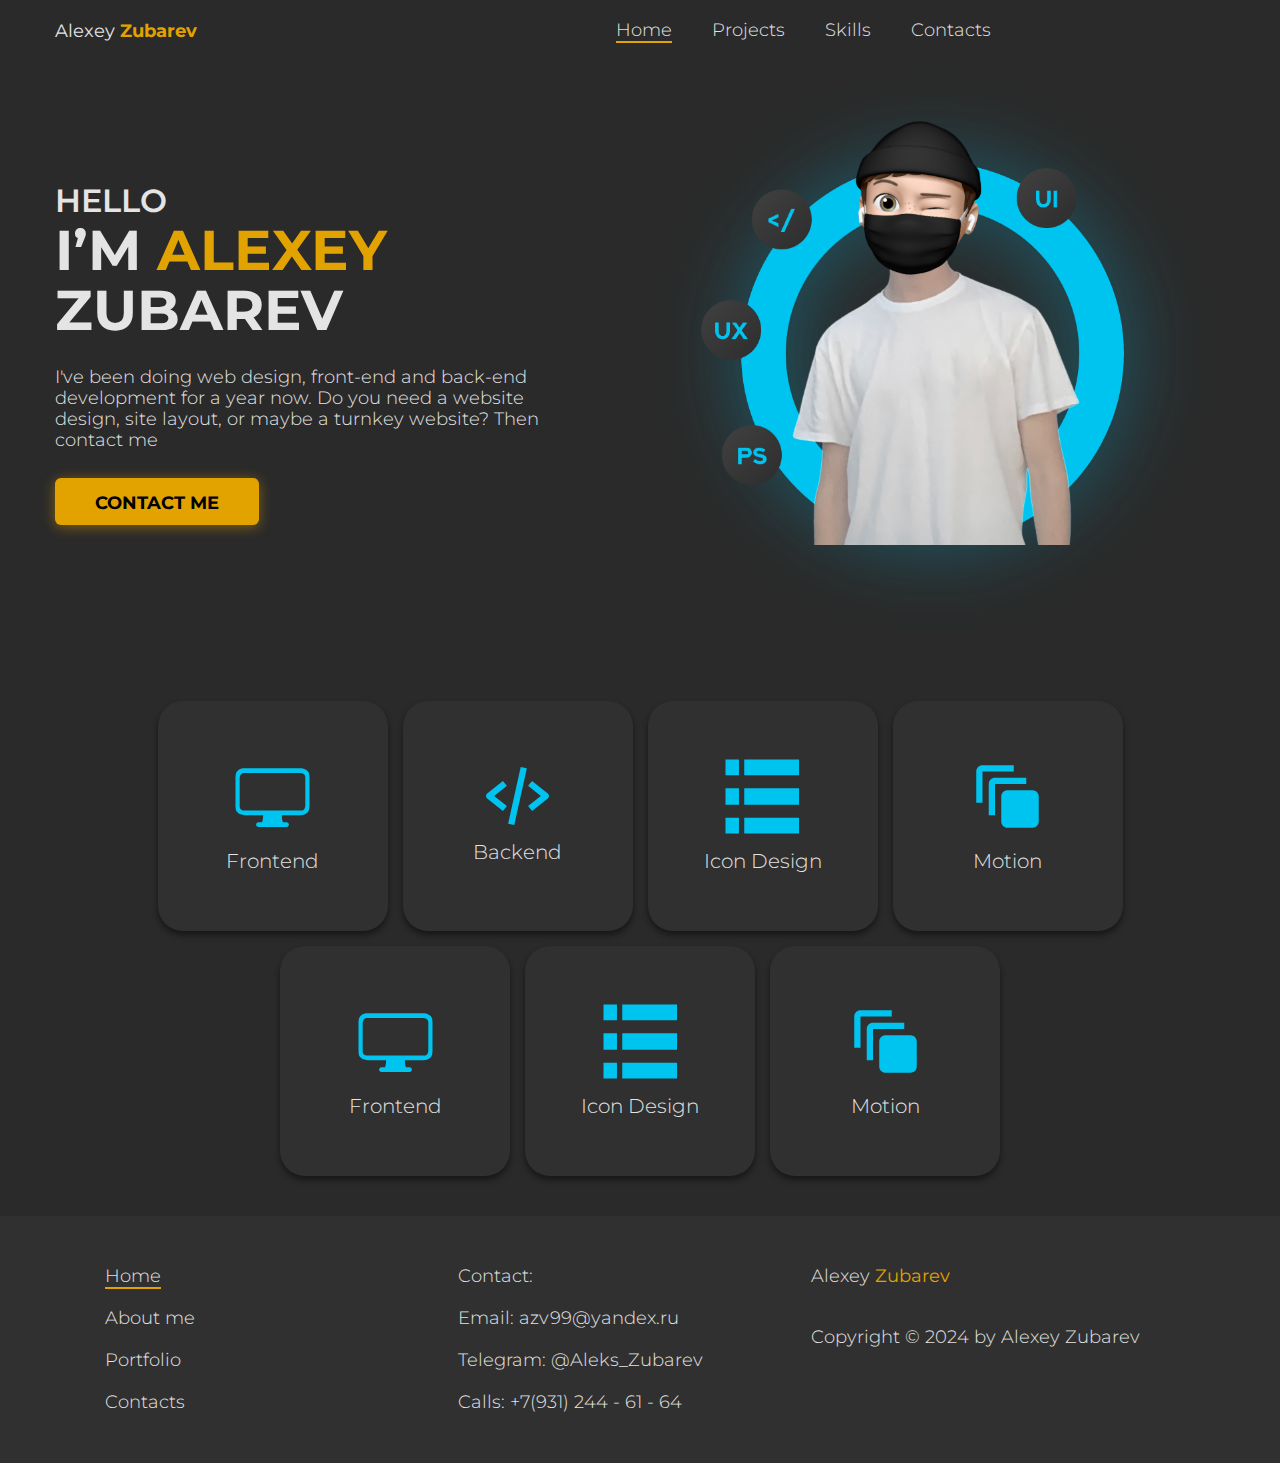
<file: index.html>
<!DOCTYPE html>
<html lang="en">

<head>
    <meta charset="UTF-8">
    <meta name="viewport" content="width=device-width, initial-scale=1.0">
    <title>Frontend/Backend developer Alexey Zubarev</title>
    <link rel="stylesheet" href="./css/main.css">
    <link rel="shortcut icon" href="./img/icons/Vector.png" />
</head>

<body>
    <nav class="nav">
        <div class="container">
            <div class="nav-row">
                <a href="#!" class="logo">Alexey <strong data-text="Zubarev">Zubarev</strong></a>
                <ul class="nav-list">
                    <li class="nav-list__item"><a href="#!" class="nav-list__link nav-list__link--active">Home</a></li>
                    <li class="nav-list__item"><a href="./pages/projects.html" class="nav-list__link">Projects</a></li>
                    <li class="nav-list__item"><a href="./pages/skills.html" class="nav-list__link">Skills</a></li>
                    <li class="nav-list__item"><a href="./pages/contacts.html" class="nav-list__link">Contacts</a></li>
                </ul>
            </div>
        </div>
    </nav>

    <header class="header">
        <div class="container">
            <div class="header-wraper">
                <div class="header__title">
                    <h1>HELLO <br class="header__title--br1"><strong> I’M <em> ALEXEY </em><br
                                class="header__title--br2"> ZUBAREV </strong></h1>
                    <div class="header__text">
                        <p>
                            I've been doing web design, front-end and back-end development for a year now.
                            Do you need a website design, site layout, or maybe a turnkey website? Then contact me
                        </p>
                    </div>
                    <a href="./pages/contacts.html" class="btn">CONTACT ME</a>
                </div>
                <div class="header__img">
                    <img src="./img/Gleb.png" class="me-img" alt="I m">
                </div>
            </div>

        </div>
    </header>
    <div class="skills">
        <div class="container">
            <div class="skills-list">
                <div class="skills-list__item"><img src="./img/icons/bi_display.svg" class="item__icon"
                        alt="Frontend">Frontend</div>
                <div class="skills-list__item"><img src="./img/icons/Vector.svg" class="item__icon"
                        alt="Backend">Backend</div>
                <div class="skills-list__item"><img src="./img/icons/fontisto_nav-icon-list.svg" class="item__icon"
                        alt="Icon Design">Icon Design</div>
                <div class="skills-list__item"><img src="./img/icons/ic_baseline-auto-awesome-motion.svg"
                        class="item__icon" alt="Motion">Motion</div>
                <div class="skills-list__item"><img src="./img/icons/bi_display.svg" class="item__icon"
                        alt="Frontend">Frontend</div>
                <div class="skills-list__item"><img src="./img/icons/fontisto_nav-icon-list.svg" class="item__icon"
                        alt="Icon Design">Icon Design</div>
                <div class="skills-list__item"><img src="./img/icons/ic_baseline-auto-awesome-motion.svg"
                        class="item__icon" alt="Motion">Motion</div>
            </div>
        </div>
    </div>
    <!-- <section class="about">
        <div class="about-wrapper">
            <img src="./img/Ellipse 6@1x.png" class="Ellipse6" alt="Ellipse 6">
            <img src="./img/Ellipse 7@1x.png" class="Ellipse7" alt="Ellipse 7">
            <img src="./img/Ellipse 8@1x.png" class="Ellipse8" alt="Ellipse 8">
            <div class="content">
                <div class="content-title">ABOUT ME</div>
                <div class="content-text">
                    <p>Hello again everyone! So, you already know that my name is Gleb. A little about myself: student,
                        18 y.o., athlete-football player, I love creativity since childhood, I live in Donetsk, Ukraine.
                        Why programming? Everything is elementary - I like it, the profession of the future, thanks to
                        which I can provide myself and fulfill my dream - travel, at the moment I specialize in web
                        design, front-end and back-end development, turnkey websites. Why should you choose me? I
                        approach each order with great responsibility and love, as I want to make a name for myself,
                        exclude plagiarism and negligence, fully study the project, the client and its target audience,
                        work for quality, trying to make an order as quickly and uniquely as possible, taking into
                        account all the edits and wishes.
                        By trusting me, you will get the maximum return for your project, save your nerves and time.
                        If you are interested in me , you want to know something more or use my services, then I will
                        provide all my contacts below.</p>
                </div>
            </div>
            <img src="./img/photo/photo1.png" class="img-about photo1" alt="photo1">
            <img src="./img/photo/photo2.png" class="img-about photo2" alt="photo2">
            <img src="./img/photo/photo3.png" class="img-about photo3" alt="photo3">

        </div>
    </section> -->
    <!-- <section class="portfolio" id="projects">
        <div class="container">
            <h2 class="title-1">PROJECTS</h2>
            <ul class="portfolio-list">
                <li class="porfolio-list__item">
                    <img src="./img/Mask Group.png" class="portfolio__img" alt="project">
                    <h3 class="title-3">Landing Ice-cream</h3>
                    <a href="./pages/project-page.html" class="portfolio-btn">MORE<img src="./img/icons/Vector 2.png" class="arrow__icon" alt="more__icon"></a>
                </li>
                <li class="porfolio-list__item">
                    <img src="./img/Mask Group.png" class="portfolio__img" alt="project">
                    <h3 class="title-3">Landing Ice-cream</h3>
                    <a href="./pages/project-page.html" class="portfolio-btn">MORE<img src="./img/icons/Vector 2.png" class="arrow__icon" alt="more__icon"></a>
                </li>
                <li class="porfolio-list__item">
                    <img src="./img/Mask Group.png" class="portfolio__img" alt="project">
                    <h3 class="title-3">Landing Ice-cream</h3>
                    <a href="./pages/project-page.html" class="portfolio-btn">MORE<img src="./img/icons/Vector 2.png" class="arrow__icon" alt="more__icon"></a>
                </li>
                <li class="porfolio-list__item">
                    <img src="./img/Mask Group.png" class="portfolio__img" alt="project">
                    <h3 class="title-3">Landing Ice-cream</h3>
                    <a href="./pages/project-page.html" class="portfolio-btn">MORE<img src="./img/icons/Vector 2.png" class="arrow__icon" alt="more__icon"></a>
                </li>
                <li class="porfolio-list__item">
                    <img src="./img/Mask Group.png" class="portfolio__img" alt="project">
                    <h3 class="title-3">Landing Ice-cream</h3>
                    <a href="./pages/project-page.html" class="portfolio-btn">MORE<img src="./img/icons/Vector 2.png" class="arrow__icon" alt="more__icon"></a>
                </li>
            </ul>
        </div>
    </section> -->

    <footer class="footer">
        <div class="container">
            <div class="footer-wraper">
                <div class="footer-nav">
                    <ul class="footer-nav-list">
                        <li class="footer-nav-list__item"><a href="#!"
                                class="footer-nav-list__link nav-list__link--active">Home</a></li>
                        <li class="footer-nav-list__item"><a href="#!" class="footer-nav-list__link">About me</a></li>
                        <li class="footer-nav-list__item"><a href="#!" class="footer-nav-list__link">Portfolio</a></li>
                        <li class="footer-nav-list__item"><a href="#!" class="footer-nav-list__link">Contacts</a></li>
                    </ul>
                </div>
                <div class="footer-contact">
                    <ul class="footer-contact-list" itemscope itemtype="https://schema.org/ContactPoint">
                        <li class="footer-contact-list__item">Contact:</li>
                        <li class="footer-contact-list__item"><a href="#!" class="footer-contact-list__link">Email:
                                <span itemprop="email">azv99@yandex.ru</span></a></li>
                        <li class="footer-contact-list__item"><a href="#!" class="footer-contact-list__link">Telegram:
                                @Aleks_Zubarev</a></li>
                        <li class="footer-contact-list__item"><a href="#!" class="footer-contact-list__link">Calls:
                                <span itemprop="telephone">+7(931) 244 - 61 - 64</span></a>
                        </li>
                    </ul>
                </div>
                <div class="footer-logo">
                    <a href="#!" class="footer-logo__link">Alexey <strong>Zubarev</strong></a>
                    <div class="copyright">Copyright &copy; 2024 by Alexey Zubarev</div>
                </div>
            </div>
        </div>
    </footer>
</body>

</html>
</file>
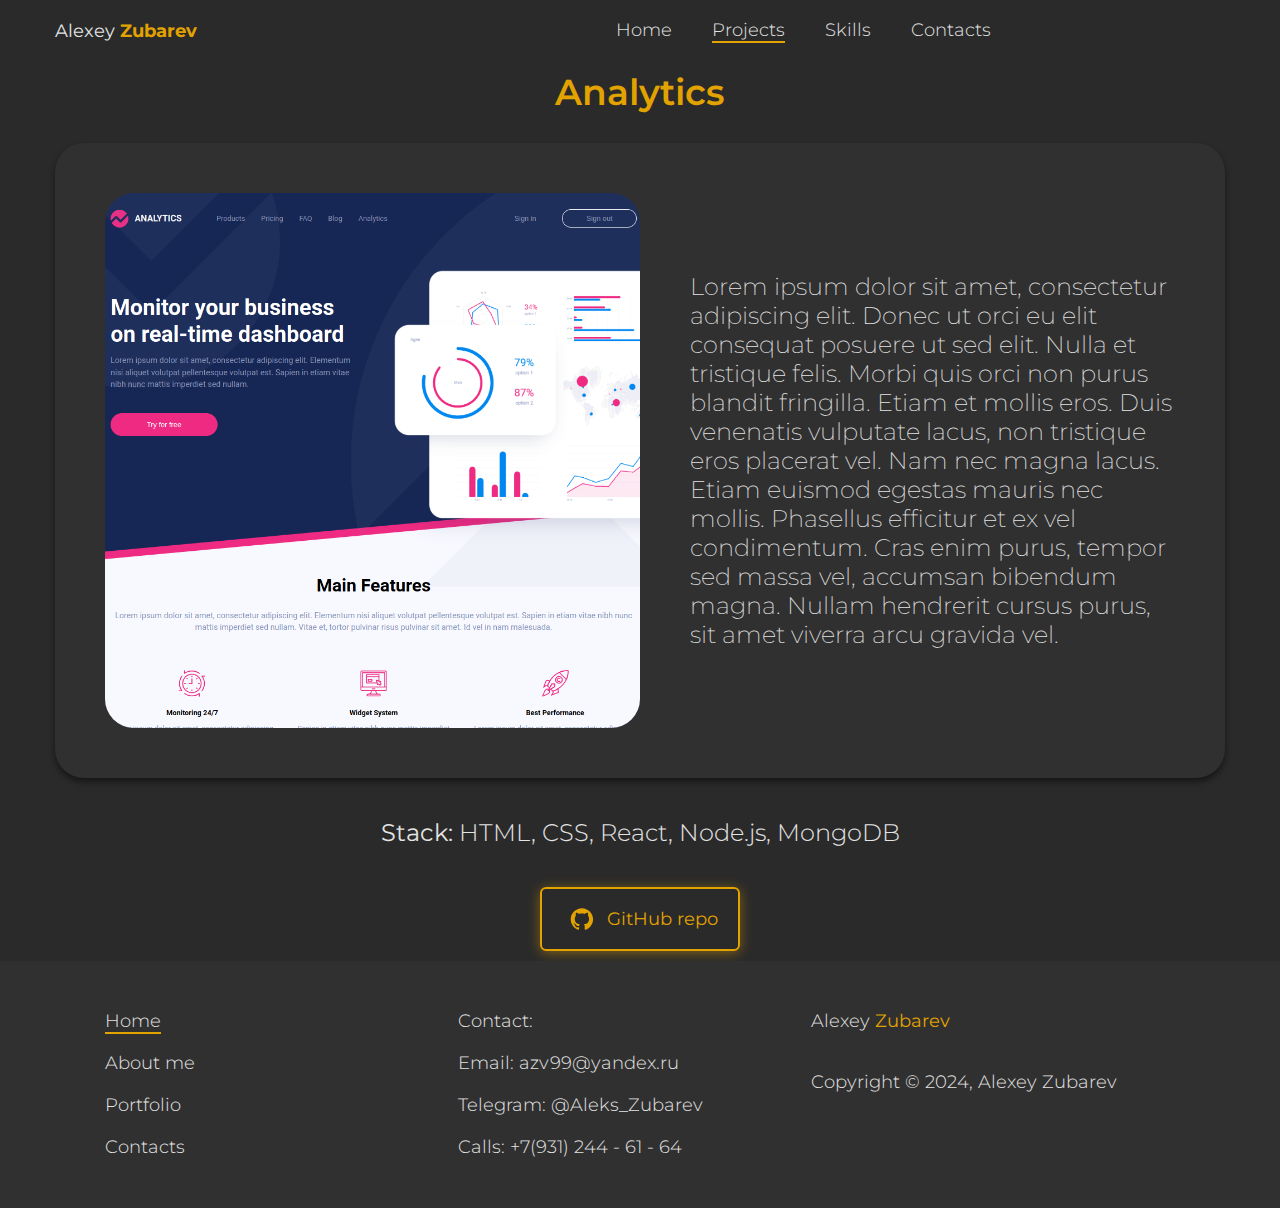
<file: pages/project-analytics.html>
<!DOCTYPE html>
<html lang="en">
  <head>
    <meta charset="UTF-8">
    <meta name="viewport" content="width=device-width, initial-scale=1.0">
    <title>Frontend/Backend developer Alexey Zubarev</title>
    <link rel="stylesheet" href="../css/main.css">
  </head>

  <body>
    <nav class="nav">
      <div class="container">
        <div class="nav-row">
          <a href="../index.html" class="logo">Alexey <strong>Zubarev</strong></a>
          <ul class="nav-list">
            <li class="nav-list__item"><a href="../index.html" class="nav-list__link">Home</a></li>
            <li class="nav-list__item">
              <a href="./projects.html" class="nav-list__link nav-list__link--active">Projects</a>
            </li>
            <li class="nav-list__item"><a href="./skills.html" class="nav-list__link">Skills</a></li>
            <li class="nav-list__item"><a href="./contacts.html" class="nav-list__link">Contacts</a></li>
          </ul>
        </div>
      </div>
    </nav>

    <main class="section">
      <div class="container">
        <div class="project-details">
          <h1 class="title-1">Analytics</h1>
          <div class="project-details__item">
            <img src="../img/analitics-project.png" class="project-details__img" alt="project">
            <div class="project-details__desc">
              <p>
                Lorem ipsum dolor sit amet, consectetur adipiscing elit. Donec ut orci eu elit consequat posuere ut sed
                elit. Nulla et tristique felis. Morbi quis orci non purus blandit fringilla. Etiam et mollis eros. Duis
                venenatis vulputate lacus, non tristique eros placerat vel. Nam nec magna lacus. Etiam euismod egestas
                mauris nec mollis. Phasellus efficitur et ex vel condimentum. Cras enim purus, tempor sed massa vel,
                accumsan bibendum magna. Nullam hendrerit cursus purus, sit amet viverra arcu gravida vel.
              </p>
            </div>
          </div>

          <div class="project-details__skills">
            <p><strong>Stack:</strong> HTML, CSS, React, Node.js, MongoDB</p>
          </div>
          <a href="https://alexzubareff.github.io/Analytics/" target="_blank" class="outline-btn">
            <!-- <a href="https://alexzubareff.github.io/MyPortfolio/" target="_blank" class="outline-btn"> -->
            <!-- <img src="../img/icons/GitHub.png" class="github__icon" alt="github__icon">GitHub repo</a> -->

            <svg
              class="github__icon"
              width="92"
              height="92"
              viewBox="0 0 92 92"
              fill="none"
              xmlns="http://www.w3.org/2000/svg">
              <path
                fill-rule="evenodd"
                clip-rule="evenodd"
                d="M45.7576 21C31.5265 21 20 32.4705 20 46.6323C20 57.9747 27.3731 67.5547
                        37.6117 70.951C38.8996 71.1753 39.3826 70.4063 39.3826 69.7335C39.3826 69.1247 39.3504 67.1062 39.3504 64.9595C32.8788
                        66.145 31.2045 63.3895 30.6894 61.9477C30.3996 61.2107 29.1439 58.9359 28.0492 58.3271C27.1477 57.8465 25.8598 56.661
                        28.017 56.629C30.0455 56.5969 31.4943 58.4873 31.9773 59.2563C34.2955 63.1332 37.9981 62.0438 39.4792 61.3709C39.7045
                        59.7048 40.3807 58.5834 41.1212 57.9426C35.3902 57.3018 29.4015 55.091 29.4015 45.2866C29.4015 42.4991 30.3996 40.1922
                        32.0417 38.398C31.7841 37.7571 30.8826 35.1298 32.2992 31.6054C32.2992 31.6054 34.4564 30.9325 39.3826 34.2327C41.4432
                        33.656 43.6326 33.3676 45.822 33.3676C48.0114 33.3676 50.2008 33.656 52.2614 34.2327C57.1875 30.9005 59.3447 31.6054
                        59.3447 31.6054C60.7614 35.1298 59.8598 37.7571 59.6023 38.398C61.2443 40.1922 62.2424 42.4671 62.2424 45.2866C62.2424
                        55.1231 56.2216 57.3018 50.4905 57.9426C51.4242 58.7436 52.2292 60.2816 52.2292 62.6846C52.2292 66.1129 52.197 68.8684
                        52.197 69.7335C52.197 70.4063 52.6799 71.2074 53.9678 70.951C64.142 67.5547 71.5151 57.9426 71.5151 46.6323C71.5151
                        32.4705 59.9886 21 45.7576 21Z"
                fill="#1B1F23" /></svg
            >GitHub repo</a
          >
        </div>
      </div>
    </main>

    <footer class="footer">
      <div class="container">
        <div class="footer-wraper">
          <div class="footer-nav">
            <ul class="footer-nav-list">
              <li class="footer-nav-list__item">
                <a href="#!" class="footer-nav-list__link nav-list__link--active">Home</a>
              </li>
              <li class="footer-nav-list__item"><a href="#!" class="footer-nav-list__link">About me</a></li>
              <li class="footer-nav-list__item"><a href="#!" class="footer-nav-list__link">Portfolio</a></li>
              <li class="footer-nav-list__item"><a href="#!" class="footer-nav-list__link">Contacts</a></li>
            </ul>
          </div>
          <div class="footer-contact">
            <ul class="footer-contact-list">
              <li class="footer-contact-list__item">Contact:</li>
              <li class="footer-contact-list__item">
                <a href="#!" class="footer-contact-list__link">Email: azv99@yandex.ru</a>
              </li>
              <li class="footer-contact-list__item">
                <a href="#!" class="footer-contact-list__link">Telegram: @Aleks_Zubarev</a>
              </li>
              <li class="footer-contact-list__item">
                <a href="#!" class="footer-contact-list__link">Calls: +7(931) 244 - 61 - 64</a>
              </li>
            </ul>
          </div>
          <div class="footer-logo">
            <a href="#!" class="footer-logo__link">Alexey <strong>Zubarev</strong></a>
            <div class="copyright">Copyright © 2024, Alexey Zubarev</div>
          </div>
        </div>
      </div>
    </footer>
  </body>
</html>
</file>
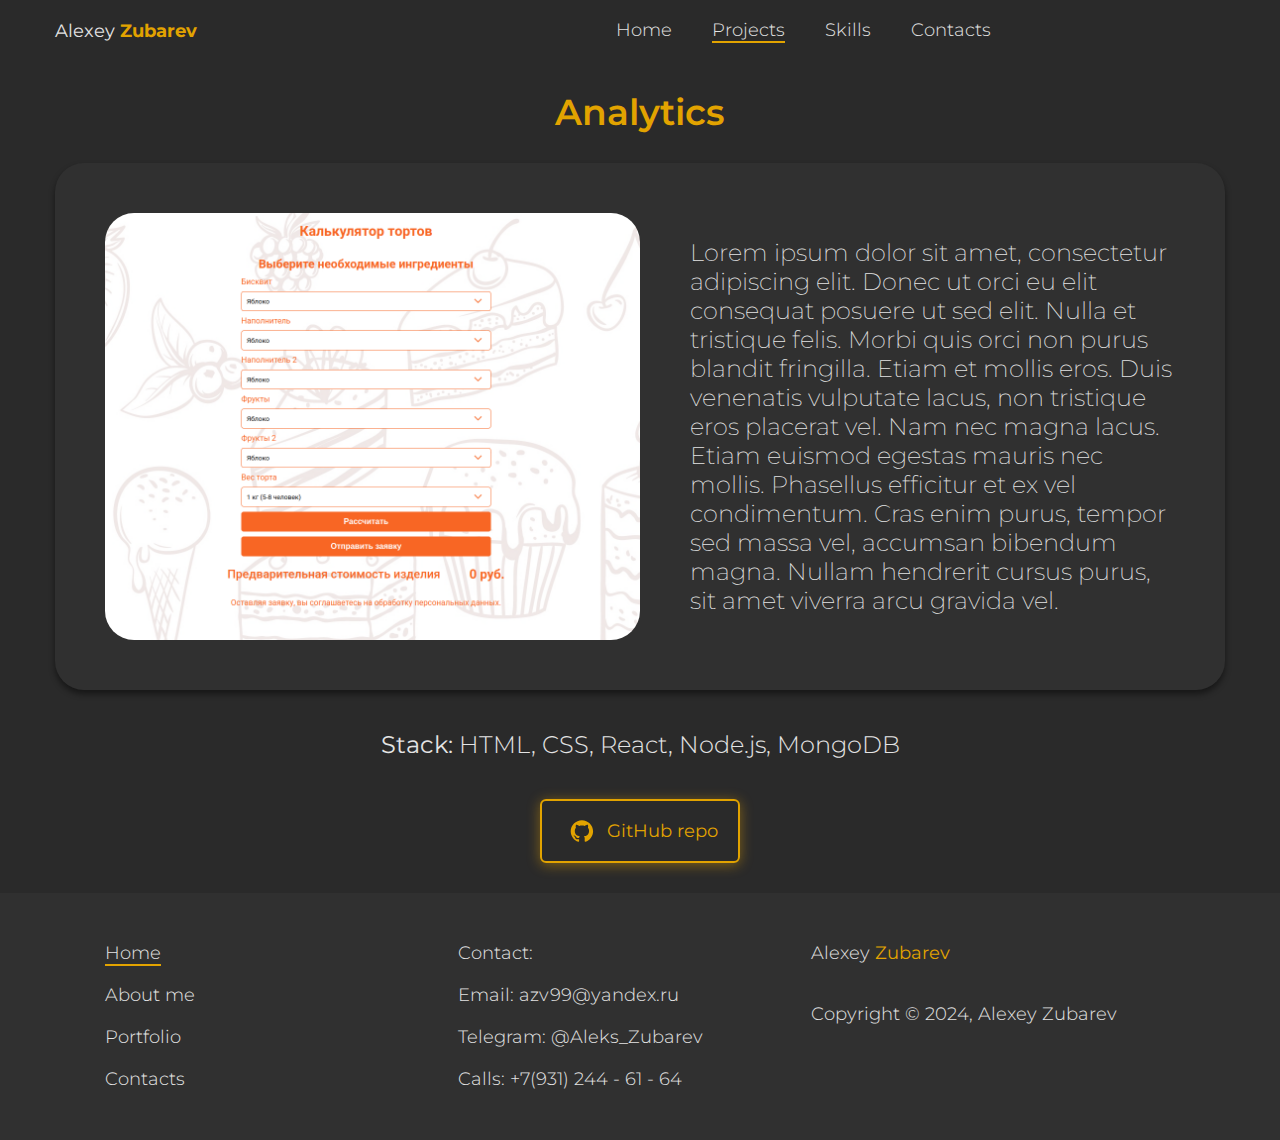
<file: pages/project-cake-calculator.html>
<!DOCTYPE html>
<html lang="en">

<head>
  <meta charset="UTF-8">
  <meta name="viewport" content="width=device-width, initial-scale=1.0">
  <title>Frontend/Backend developer Alexey Zubarev</title>
  <link rel="stylesheet" href="../css/main.css">
</head>

<body>
  <nav class="nav">
    <div class="container">
      <div class="nav-row">
        <a href="../index.html" class="logo">Alexey <strong>Zubarev</strong></a>
        <ul class="nav-list">
          <li class="nav-list__item"><a href="../index.html" class="nav-list__link">Home</a></li>
          <li class="nav-list__item">
            <a href="./projects.html" class="nav-list__link nav-list__link--active">Projects</a>
          </li>
          <li class="nav-list__item"><a href="./skills.html" class="nav-list__link">Skills</a></li>
          <li class="nav-list__item"><a href="./contacts.html" class="nav-list__link">Contacts</a></li>
        </ul>
      </div>
    </div>
  </nav>

  <main class="section">
    <div class="container">
      <div class="project-details">
        <h1 class="title-1">Analytics</h1>
        <div class="project-details__item">
          <img src="../img/Cake-calc.png" class="project-details__img" alt="project">
          <div class="project-details__desc">
            <p>
              Lorem ipsum dolor sit amet, consectetur adipiscing elit. Donec ut orci eu elit consequat posuere ut sed
              elit. Nulla et tristique felis. Morbi quis orci non purus blandit fringilla. Etiam et mollis eros. Duis
              venenatis vulputate lacus, non tristique eros placerat vel. Nam nec magna lacus. Etiam euismod egestas
              mauris nec mollis. Phasellus efficitur et ex vel condimentum. Cras enim purus, tempor sed massa vel,
              accumsan bibendum magna. Nullam hendrerit cursus purus, sit amet viverra arcu gravida vel.
            </p>
          </div>
        </div>

        <div class="project-details__skills">
          <p><strong>Stack:</strong> HTML, CSS, React, Node.js, MongoDB</p>
        </div>
        <a href="https://alexzubareff.github.io/CakeCalculator/" target="_blank" class="outline-btn">
          <!-- <a href="https://alexzubareff.github.io/MyPortfolio/" target="_blank" class="outline-btn"> -->
          <!-- <img src="../img/icons/GitHub.png" class="github__icon" alt="github__icon">GitHub repo</a> -->

          <svg class="github__icon" width="92" height="92" viewBox="0 0 92 92" fill="none"
            xmlns="http://www.w3.org/2000/svg">
            <path fill-rule="evenodd" clip-rule="evenodd" d="M45.7576 21C31.5265 21 20 32.4705 20 46.6323C20 57.9747 27.3731 67.5547
                        37.6117 70.951C38.8996 71.1753 39.3826 70.4063 39.3826 69.7335C39.3826 69.1247 39.3504 67.1062 39.3504 64.9595C32.8788
                        66.145 31.2045 63.3895 30.6894 61.9477C30.3996 61.2107 29.1439 58.9359 28.0492 58.3271C27.1477 57.8465 25.8598 56.661
                        28.017 56.629C30.0455 56.5969 31.4943 58.4873 31.9773 59.2563C34.2955 63.1332 37.9981 62.0438 39.4792 61.3709C39.7045
                        59.7048 40.3807 58.5834 41.1212 57.9426C35.3902 57.3018 29.4015 55.091 29.4015 45.2866C29.4015 42.4991 30.3996 40.1922
                        32.0417 38.398C31.7841 37.7571 30.8826 35.1298 32.2992 31.6054C32.2992 31.6054 34.4564 30.9325 39.3826 34.2327C41.4432
                        33.656 43.6326 33.3676 45.822 33.3676C48.0114 33.3676 50.2008 33.656 52.2614 34.2327C57.1875 30.9005 59.3447 31.6054
                        59.3447 31.6054C60.7614 35.1298 59.8598 37.7571 59.6023 38.398C61.2443 40.1922 62.2424 42.4671 62.2424 45.2866C62.2424
                        55.1231 56.2216 57.3018 50.4905 57.9426C51.4242 58.7436 52.2292 60.2816 52.2292 62.6846C52.2292 66.1129 52.197 68.8684
                        52.197 69.7335C52.197 70.4063 52.6799 71.2074 53.9678 70.951C64.142 67.5547 71.5151 57.9426 71.5151 46.6323C71.5151
                        32.4705 59.9886 21 45.7576 21Z" fill="#1B1F23" />
          </svg>GitHub repo</a>
      </div>
    </div>
  </main>

  <footer class="footer">
    <div class="container">
      <div class="footer-wraper">
        <div class="footer-nav">
          <ul class="footer-nav-list">
            <li class="footer-nav-list__item">
              <a href="#!" class="footer-nav-list__link nav-list__link--active">Home</a>
            </li>
            <li class="footer-nav-list__item"><a href="#!" class="footer-nav-list__link">About me</a></li>
            <li class="footer-nav-list__item"><a href="#!" class="footer-nav-list__link">Portfolio</a></li>
            <li class="footer-nav-list__item"><a href="#!" class="footer-nav-list__link">Contacts</a></li>
          </ul>
        </div>
        <div class="footer-contact">
          <ul class="footer-contact-list">
            <li class="footer-contact-list__item">Contact:</li>
            <li class="footer-contact-list__item">
              <a href="#!" class="footer-contact-list__link">Email: azv99@yandex.ru</a>
            </li>
            <li class="footer-contact-list__item">
              <a href="#!" class="footer-contact-list__link">Telegram: @Aleks_Zubarev</a>
            </li>
            <li class="footer-contact-list__item">
              <a href="#!" class="footer-contact-list__link">Calls: +7(931) 244 - 61 - 64</a>
            </li>
          </ul>
        </div>
        <div class="footer-logo">
          <a href="#!" class="footer-logo__link">Alexey <strong>Zubarev</strong></a>
          <div class="copyright">Copyright © 2024, Alexey Zubarev</div>
        </div>
      </div>
    </div>
  </footer>
</body>

</html>
</file>
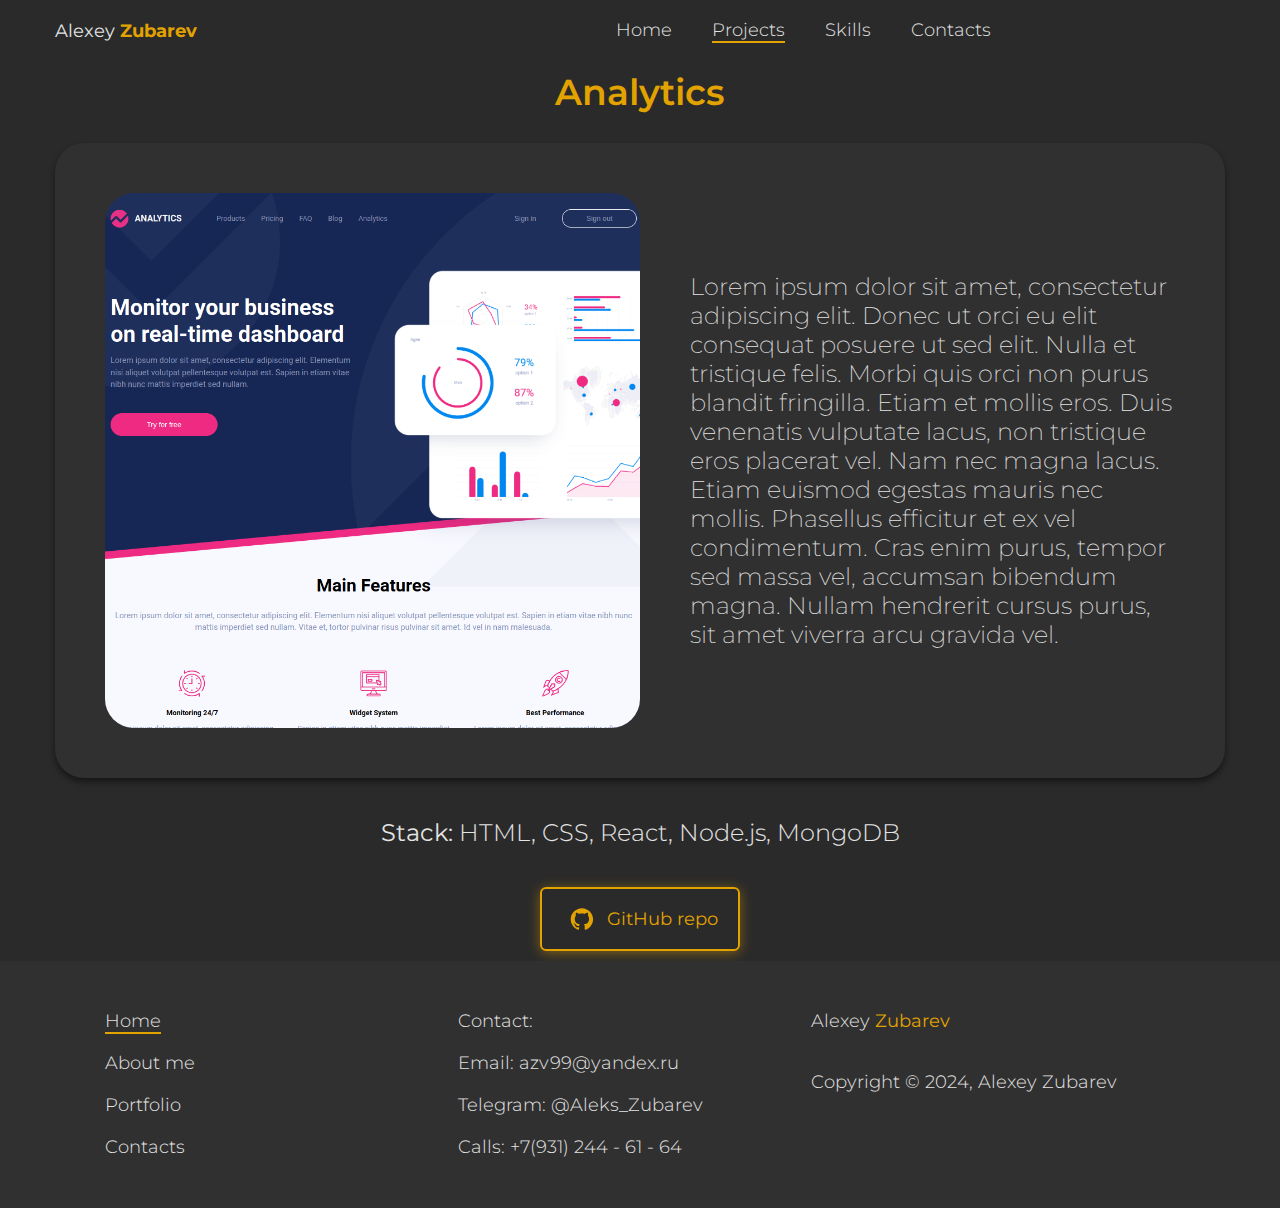
<file: pages/project-page.html>
<!DOCTYPE html>
<html lang="en">

<head>
  <meta charset="UTF-8">
  <meta name="viewport" content="width=device-width, initial-scale=1.0">
  <title>Frontend/Backend developer Alexey Zubarev</title>
  <link rel="stylesheet" href="../css/main.css">
</head>

<body>
  <nav class="nav">
    <div class="container">
      <div class="nav-row">
        <a href="../index.html" class="logo">Alexey <strong>Zubarev</strong></a>
        <ul class="nav-list">
          <li class="nav-list__item"><a href="../index.html" class="nav-list__link">Home</a></li>
          <li class="nav-list__item">
            <a href="./projects.html" class="nav-list__link nav-list__link--active">Projects</a>
          </li>
          <li class="nav-list__item"><a href="./skills.html" class="nav-list__link">Skills</a></li>
          <li class="nav-list__item"><a href="./contacts.html" class="nav-list__link">Contacts</a></li>
        </ul>
      </div>
    </div>
  </nav>

  <main class="section">
    <div class="container">
      <div class="project-details">
        <h1 class="title-1">Analytics</h1>
        <div class="project-details__item">
          <img src="../img/analitics-project.png" class="project-details__img" alt="project" >
          <div class="project-details__desc">
            <p>
              Lorem ipsum dolor sit amet, consectetur adipiscing elit. Donec ut orci eu elit consequat posuere ut sed
              elit. Nulla et tristique felis. Morbi quis orci non purus blandit fringilla. Etiam et mollis eros. Duis
              venenatis vulputate lacus, non tristique eros placerat vel. Nam nec magna lacus. Etiam euismod egestas
              mauris nec mollis. Phasellus efficitur et ex vel condimentum. Cras enim purus, tempor sed massa vel,
              accumsan bibendum magna. Nullam hendrerit cursus purus, sit amet viverra arcu gravida vel.
            </p>
          </div>
        </div>

        <div class="project-details__skills">
          <p><strong>Stack:</strong> HTML, CSS, React, Node.js, MongoDB</p>
        </div>
        <a href="https://alexzubareff.github.io/Analytics/" target="_blank" class="outline-btn">
          <!-- <a href="https://alexzubareff.github.io/MyPortfolio/" target="_blank" class="outline-btn"> -->
          <!-- <img src="../img/icons/GitHub.png" class="github__icon" alt="github__icon">GitHub repo</a> -->

          <svg class="github__icon" width="92" height="92" viewBox="0 0 92 92" fill="none"
            xmlns="http://www.w3.org/2000/svg">
            <path fill-rule="evenodd" clip-rule="evenodd" d="M45.7576 21C31.5265 21 20 32.4705 20 46.6323C20 57.9747 27.3731 67.5547
                        37.6117 70.951C38.8996 71.1753 39.3826 70.4063 39.3826 69.7335C39.3826 69.1247 39.3504 67.1062 39.3504 64.9595C32.8788
                        66.145 31.2045 63.3895 30.6894 61.9477C30.3996 61.2107 29.1439 58.9359 28.0492 58.3271C27.1477 57.8465 25.8598 56.661
                        28.017 56.629C30.0455 56.5969 31.4943 58.4873 31.9773 59.2563C34.2955 63.1332 37.9981 62.0438 39.4792 61.3709C39.7045
                        59.7048 40.3807 58.5834 41.1212 57.9426C35.3902 57.3018 29.4015 55.091 29.4015 45.2866C29.4015 42.4991 30.3996 40.1922
                        32.0417 38.398C31.7841 37.7571 30.8826 35.1298 32.2992 31.6054C32.2992 31.6054 34.4564 30.9325 39.3826 34.2327C41.4432
                        33.656 43.6326 33.3676 45.822 33.3676C48.0114 33.3676 50.2008 33.656 52.2614 34.2327C57.1875 30.9005 59.3447 31.6054
                        59.3447 31.6054C60.7614 35.1298 59.8598 37.7571 59.6023 38.398C61.2443 40.1922 62.2424 42.4671 62.2424 45.2866C62.2424
                        55.1231 56.2216 57.3018 50.4905 57.9426C51.4242 58.7436 52.2292 60.2816 52.2292 62.6846C52.2292 66.1129 52.197 68.8684
                        52.197 69.7335C52.197 70.4063 52.6799 71.2074 53.9678 70.951C64.142 67.5547 71.5151 57.9426 71.5151 46.6323C71.5151
                        32.4705 59.9886 21 45.7576 21Z" fill="#1B1F23" />
          </svg>GitHub repo</a>
      </div>
    </div>
  </main>

  <footer class="footer">
    <div class="container">
      <div class="footer-wraper">
        <div class="footer-nav">
          <ul class="footer-nav-list">
            <li class="footer-nav-list__item">
              <a href="#!" class="footer-nav-list__link nav-list__link--active">Home</a>
            </li>
            <li class="footer-nav-list__item"><a href="#!" class="footer-nav-list__link">About me</a></li>
            <li class="footer-nav-list__item"><a href="#!" class="footer-nav-list__link">Portfolio</a></li>
            <li class="footer-nav-list__item"><a href="#!" class="footer-nav-list__link">Contacts</a></li>
          </ul>
        </div>
        <div class="footer-contact">
          <ul class="footer-contact-list">
            <li class="footer-contact-list__item">Contact:</li>
            <li class="footer-contact-list__item">
              <a href="#!" class="footer-contact-list__link">Email: azv99@yandex.ru</a>
            </li>
            <li class="footer-contact-list__item">
              <a href="#!" class="footer-contact-list__link">Telegram: @Aleks_Zubarev</a>
            </li>
            <li class="footer-contact-list__item">
              <a href="#!" class="footer-contact-list__link">Calls: +7(931) 244 - 61 - 64</a>
            </li>
          </ul>
        </div>
        <div class="footer-logo">
          <a href="#!" class="footer-logo__link">Alexey <strong>Zubarev</strong></a>
          <div class="copyright">Copyright © 2024, Alexey Zubarev</div>
        </div>
      </div>
    </div>
  </footer>
</body>

</html>
</file>
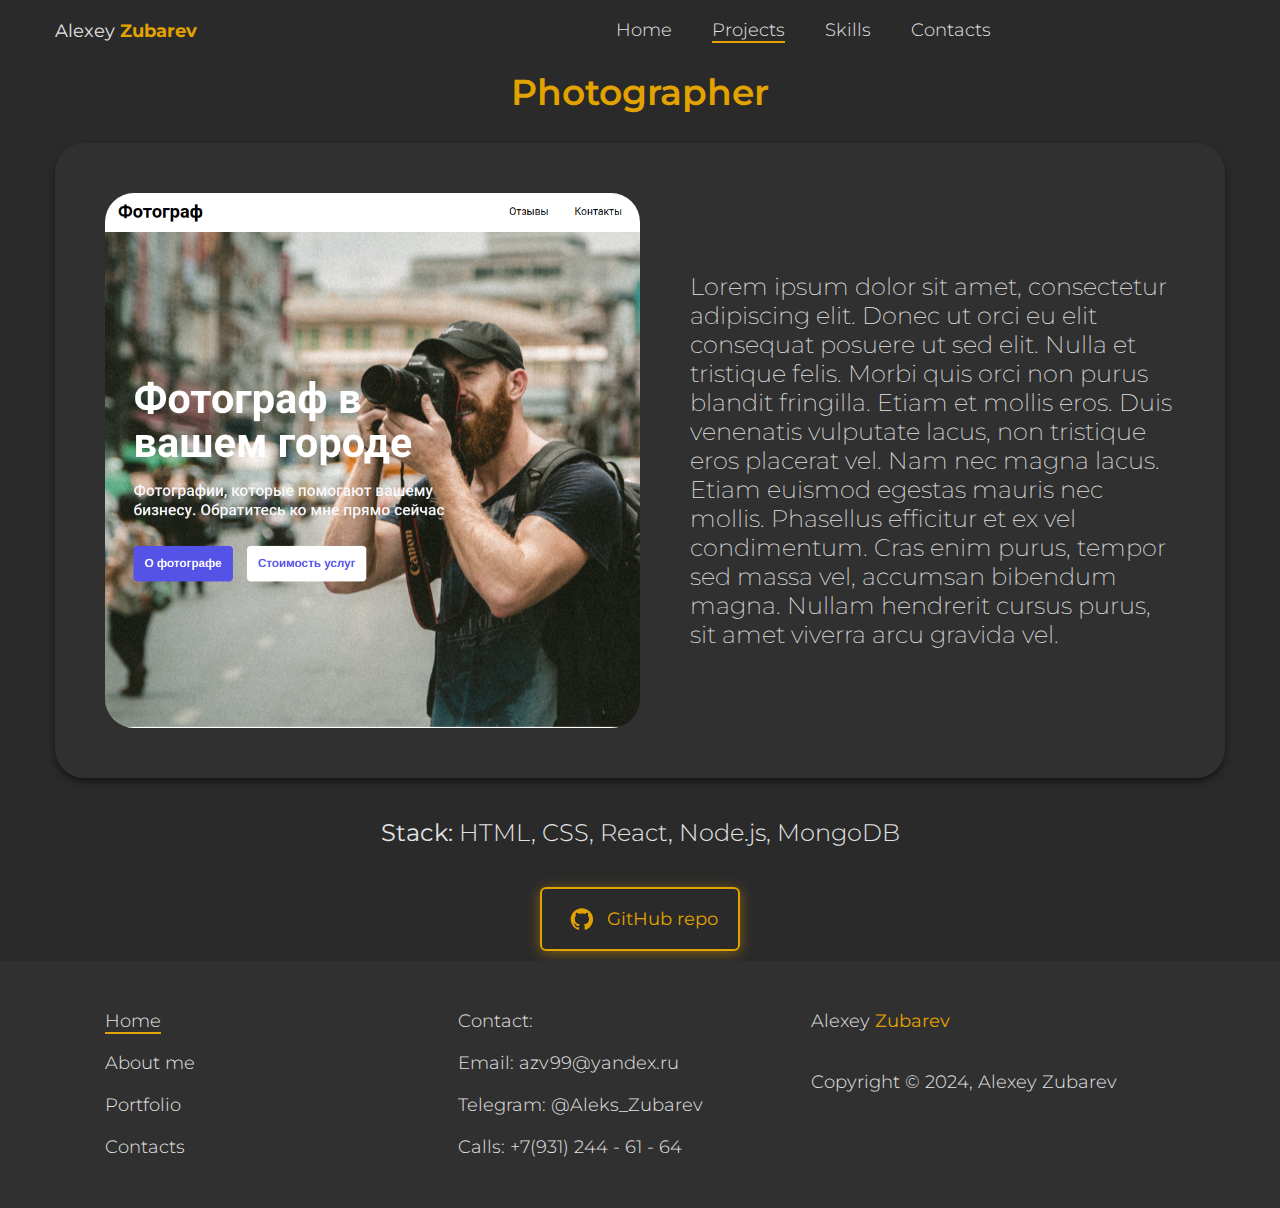
<file: pages/project-photografer.html>
<!DOCTYPE html>
<html lang="en">
  <head>
    <meta charset="UTF-8" />
    <meta name="viewport" content="width=device-width, initial-scale=1.0" />
    <title>Frontend/Backend developer Alexey Zubarev</title>
    <link rel="stylesheet" href="../css/main.css" />
  </head>

  <body>
    <nav class="nav">
      <div class="container">
        <div class="nav-row">
          <a href="../index.html" class="logo">Alexey <strong>Zubarev</strong></a>
          <ul class="nav-list">
            <li class="nav-list__item"><a href="../index.html" class="nav-list__link">Home</a></li>
            <li class="nav-list__item">
              <a href="./projects.html" class="nav-list__link nav-list__link--active">Projects</a>
            </li>
            <li class="nav-list__item"><a href="./skills.html" class="nav-list__link">Skills</a></li>
            <li class="nav-list__item"><a href="./contacts.html" class="nav-list__link">Contacts</a></li>
          </ul>
        </div>
      </div>
    </nav>

    <main class="section">
      <div class="container">
        <div class="project-details">
          <h1 class="title-1">Photographer</h1>
          <div class="project-details__item">
            <img src="../img/photografer-project2.png" class="project-details__img" alt="project" />
            <div class="project-details__desc">
              <p>
                Lorem ipsum dolor sit amet, consectetur adipiscing elit. Donec ut orci eu elit consequat posuere ut sed
                elit. Nulla et tristique felis. Morbi quis orci non purus blandit fringilla. Etiam et mollis eros. Duis
                venenatis vulputate lacus, non tristique eros placerat vel. Nam nec magna lacus. Etiam euismod egestas
                mauris nec mollis. Phasellus efficitur et ex vel condimentum. Cras enim purus, tempor sed massa vel,
                accumsan bibendum magna. Nullam hendrerit cursus purus, sit amet viverra arcu gravida vel.
              </p>
            </div>
          </div>

          <div class="project-details__skills">
            <p><strong>Stack:</strong> HTML, CSS, React, Node.js, MongoDB</p>
          </div>
          <a href="https://alexzubareff.github.io/Photographer/" target="_blank" class="outline-btn">
            <!-- <a href="https://alexzubareff.github.io/MyPortfolio/" target="_blank" class="outline-btn"> -->
            <!-- <img src="../img/icons/GitHub.png" class="github__icon" alt="github__icon">GitHub repo</a> -->

            <svg
              class="github__icon"
              width="92"
              height="92"
              viewBox="0 0 92 92"
              fill="none"
              xmlns="http://www.w3.org/2000/svg">
              <path
                fill-rule="evenodd"
                clip-rule="evenodd"
                d="M45.7576 21C31.5265 21 20 32.4705 20 46.6323C20 57.9747 27.3731 67.5547
                        37.6117 70.951C38.8996 71.1753 39.3826 70.4063 39.3826 69.7335C39.3826 69.1247 39.3504 67.1062 39.3504 64.9595C32.8788
                        66.145 31.2045 63.3895 30.6894 61.9477C30.3996 61.2107 29.1439 58.9359 28.0492 58.3271C27.1477 57.8465 25.8598 56.661
                        28.017 56.629C30.0455 56.5969 31.4943 58.4873 31.9773 59.2563C34.2955 63.1332 37.9981 62.0438 39.4792 61.3709C39.7045
                        59.7048 40.3807 58.5834 41.1212 57.9426C35.3902 57.3018 29.4015 55.091 29.4015 45.2866C29.4015 42.4991 30.3996 40.1922
                        32.0417 38.398C31.7841 37.7571 30.8826 35.1298 32.2992 31.6054C32.2992 31.6054 34.4564 30.9325 39.3826 34.2327C41.4432
                        33.656 43.6326 33.3676 45.822 33.3676C48.0114 33.3676 50.2008 33.656 52.2614 34.2327C57.1875 30.9005 59.3447 31.6054
                        59.3447 31.6054C60.7614 35.1298 59.8598 37.7571 59.6023 38.398C61.2443 40.1922 62.2424 42.4671 62.2424 45.2866C62.2424
                        55.1231 56.2216 57.3018 50.4905 57.9426C51.4242 58.7436 52.2292 60.2816 52.2292 62.6846C52.2292 66.1129 52.197 68.8684
                        52.197 69.7335C52.197 70.4063 52.6799 71.2074 53.9678 70.951C64.142 67.5547 71.5151 57.9426 71.5151 46.6323C71.5151
                        32.4705 59.9886 21 45.7576 21Z"
                fill="#1B1F23" /></svg
            >GitHub repo</a
          >
        </div>
      </div>
    </main>

    <footer class="footer">
      <div class="container">
        <div class="footer-wraper">
          <div class="footer-nav">
            <ul class="footer-nav-list">
              <li class="footer-nav-list__item">
                <a href="#!" class="footer-nav-list__link nav-list__link--active">Home</a>
              </li>
              <li class="footer-nav-list__item"><a href="#!" class="footer-nav-list__link">About me</a></li>
              <li class="footer-nav-list__item"><a href="#!" class="footer-nav-list__link">Portfolio</a></li>
              <li class="footer-nav-list__item"><a href="#!" class="footer-nav-list__link">Contacts</a></li>
            </ul>
          </div>
          <div class="footer-contact">
            <ul class="footer-contact-list">
              <li class="footer-contact-list__item">Contact:</li>
              <li class="footer-contact-list__item">
                <a href="#!" class="footer-contact-list__link">Email: azv99@yandex.ru</a>
              </li>
              <li class="footer-contact-list__item">
                <a href="#!" class="footer-contact-list__link">Telegram: @Aleks_Zubarev</a>
              </li>
              <li class="footer-contact-list__item">
                <a href="#!" class="footer-contact-list__link">Calls: +7(931) 244 - 61 - 64</a>
              </li>
            </ul>
          </div>
          <div class="footer-logo">
            <a href="#!" class="footer-logo__link">Alexey <strong>Zubarev</strong></a>
            <div class="copyright">Copyright © 2024, Alexey Zubarev</div>
          </div>
        </div>
      </div>
    </footer>
  </body>
</html>
</file>
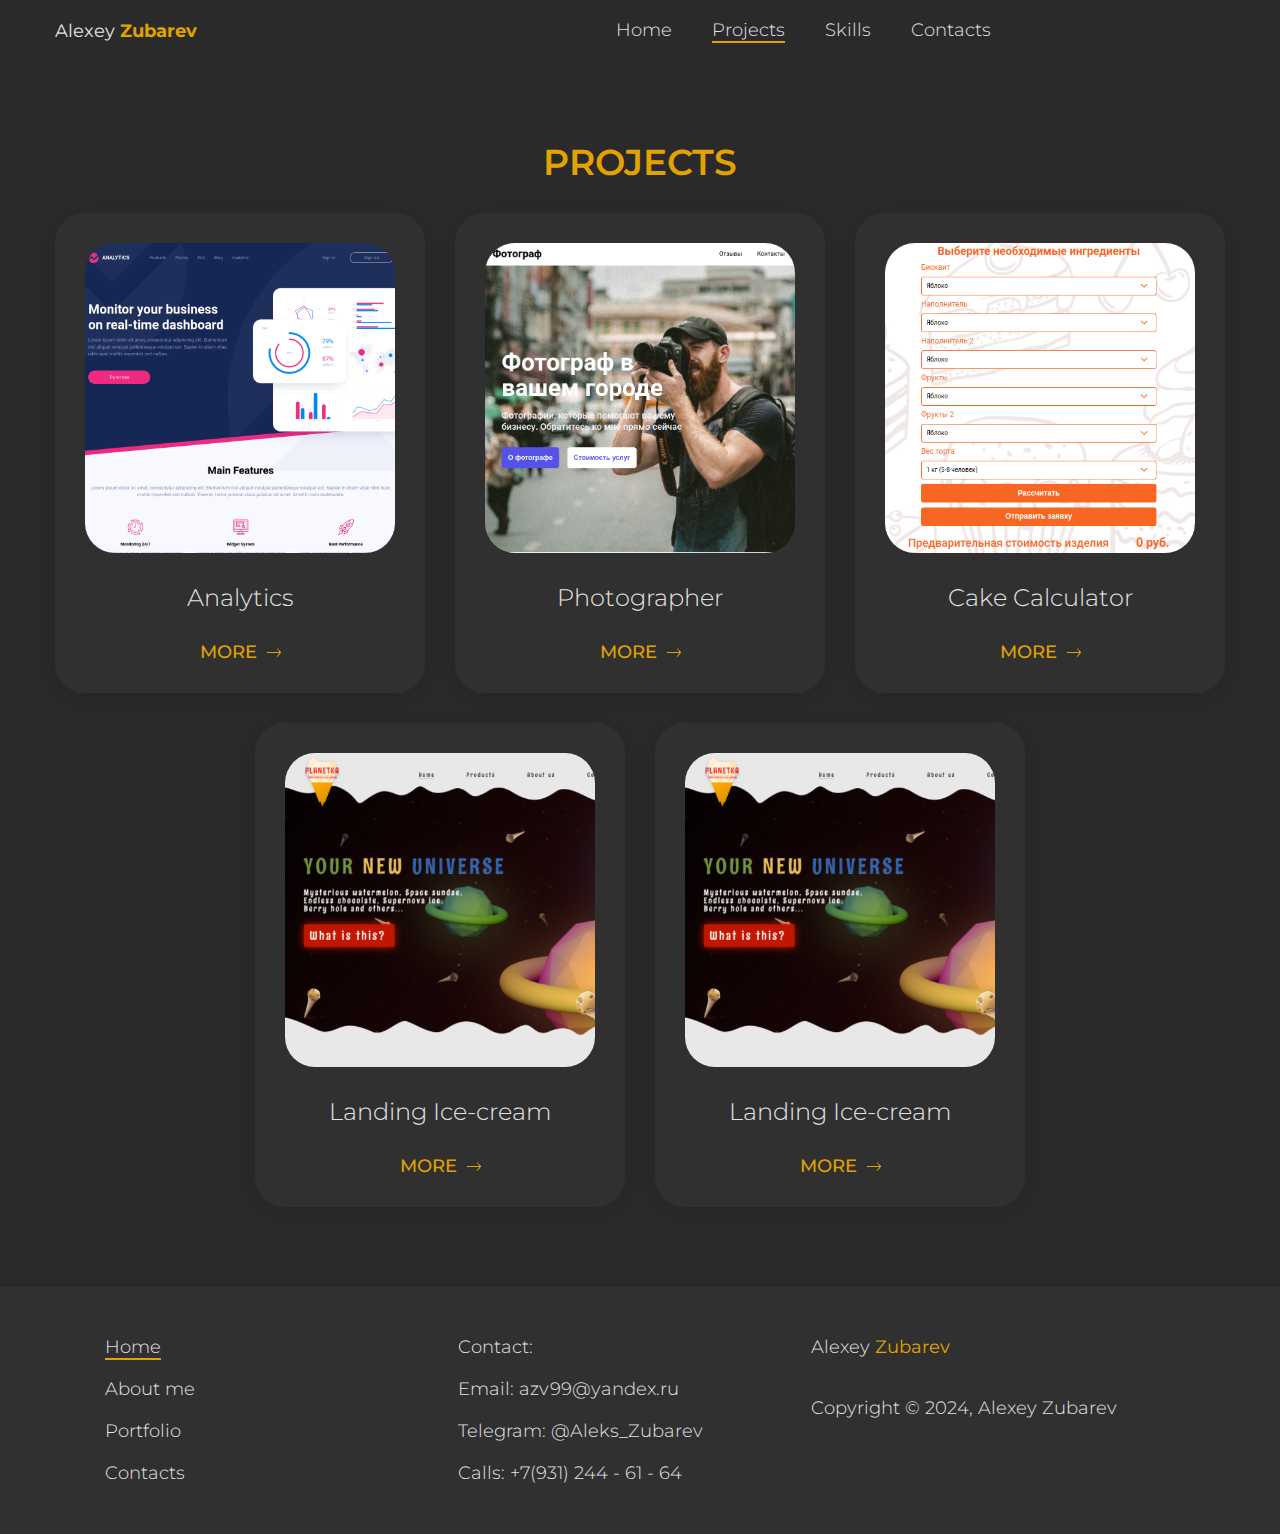
<file: pages/projects.html>
<!DOCTYPE html>
<html lang="en">

<head>
    <meta charset="UTF-8">
    <meta name="viewport" content="width=device-width, initial-scale=1.0">
    <title>Frontend/Backend developer Alexey Zubarev</title>
    <link rel="stylesheet" href="../css/main.css">
</head>

<body>
    <nav class="nav">
        <div class="container">
            <div class="nav-row">
                <a href="../index.html" class="logo">Alexey <strong>Zubarev</strong></a>
                <ul class="nav-list">
                    <li class="nav-list__item"><a href="../index.html" class="nav-list__link">Home</a>
                    </li>
                    <li class="nav-list__item"><a href="./projects.html"
                            class="nav-list__link nav-list__link--active">Projects</a></li>
                    <li class="nav-list__item"><a href="./skills.html" class="nav-list__link">Skills</a></li>
                    <li class="nav-list__item"><a href="./contacts.html" class="nav-list__link">Contacts</a></li>
                </ul>
            </div>
        </div>
    </nav>

    <section class="portfolio" id="projects">
        <div class="container">
            <h2 class="title-1">PROJECTS</h2>
            <ul class="portfolio-list">
                <li class="portfolio-list__item">
                    <img src="../img/analitics-project.png" class="portfolio__img" alt="project">
                    <h3 class="title-3">Analytics</h3>
                    <a href="./project-analytics.html" class="portfolio-btn">MORE<img src="../img/icons/Vector2.png"
                            class="arrow__icon" alt="more__icon"></a>
                </li>
                <li class="portfolio-list__item">
                    <img src="../img/photografer-project2.png" class="portfolio__img" alt="project">
                    <h3 class="title-3">Photographer</h3>
                    <a href="./project-photografer.html" class="portfolio-btn">MORE<img src="../img/icons/Vector2.png"
                            class="arrow__icon" alt="more__icon"></a>
                </li>
                <li class="portfolio-list__item">
                    <img src="../img/Cake-calc1.png" class="portfolio__img" alt="project">
                    <h3 class="title-3">Cake Calculator</h3>
                    <a href="./project-cake-calculator.html" class="portfolio-btn">MORE<img
                            src="../img/icons/Vector2.png" class="arrow__icon" alt="more__icon"></a>
                </li>
                <li class="portfolio-list__item">
                    <img src="../img/MaskGroup.png" class="portfolio__img" alt="project">
                    <h3 class="title-3">Landing Ice-cream</h3>
                    <a href="./project-page.html" class="portfolio-btn">MORE<img src="../img/icons/Vector2.png"
                            class="arrow__icon" alt="more__icon"></a>
                </li>
                <li class="portfolio-list__item">
                    <img src="../img/MaskGroup.png" class="portfolio__img" alt="project">
                    <h3 class="title-3">Landing Ice-cream</h3>
                    <a href="./project-page.html" class="portfolio-btn">MORE<img src="../img/icons/Vector2.png"
                            class="arrow__icon" alt="more__icon"></a>
                </li>
            </ul>
        </div>
    </section>

    <footer class="footer">
        <div class="container">
            <div class="footer-wraper">
                <div class="footer-nav">
                    <ul class="footer-nav-list">
                        <li class="footer-nav-list__item"><a href="#!"
                                class="footer-nav-list__link nav-list__link--active">Home</a></li>
                        <li class="footer-nav-list__item"><a href="#!" class="footer-nav-list__link">About me</a></li>
                        <li class="footer-nav-list__item"><a href="#!" class="footer-nav-list__link">Portfolio</a></li>
                        <li class="footer-nav-list__item"><a href="#!" class="footer-nav-list__link">Contacts</a></li>
                    </ul>
                </div>
                <div class="footer-contact">
                    <ul class="footer-contact-list">
                        <li class="footer-contact-list__item">Contact:</li>
                        <li class="footer-contact-list__item"><a href="#!" class="footer-contact-list__link">Email:
                                azv99@yandex.ru</a></li>
                        <li class="footer-contact-list__item"><a href="#!" class="footer-contact-list__link">Telegram:
                                @Aleks_Zubarev</a></li>
                        <li class="footer-contact-list__item"><a href="#!" class="footer-contact-list__link">Calls:
                                +7(931) 244 - 61 - 64</a></li>
                    </ul>
                </div>
                <div class="footer-logo">
                    <a href="#!" class="footer-logo__link">Alexey <strong>Zubarev</strong></a>
                    <div class="copyright">Copyright © 2024, Alexey Zubarev</div>
                </div>
            </div>
        </div>
    </footer>

</body>

</html>
</file>
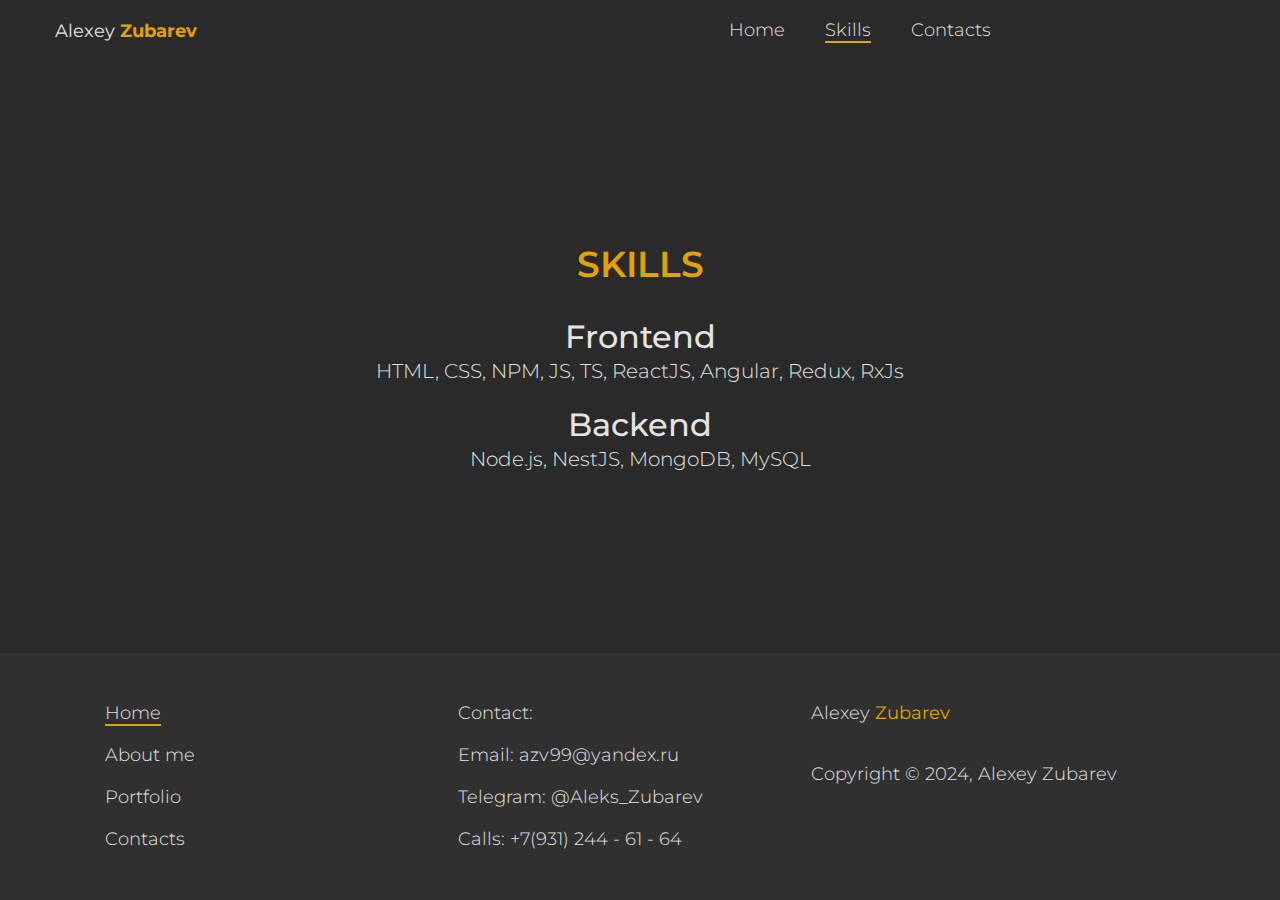
<file: pages/skills.html>
<!DOCTYPE html>
<html lang="en">

<head>
    <meta charset="UTF-8">
    <meta name="viewport" content="width=device-width, initial-scale=1.0">
    <title>Frontend/Backend developer Alexey Zubarev</title>
    <link rel="stylesheet" href="../css/main.css">
</head>

<body>
    <nav class="nav">
        <div class="container">
            <div class="nav-row">
                <a href="../index.html" class="logo">Alexey <strong>Zubarev</strong></a>
                <ul class="nav-list">
                    <li class="nav-list__item"><a href="../index.html" class="nav-list__link">Home</a>
                    </li>
                    <li class="nav-list__item"><a href="./skills.html" class="nav-list__link nav-list__link--active">Skills</a></li>
                    <li class="nav-list__item"><a href="./contacts.html" class="nav-list__link">Contacts</a></li>
                </ul>
            </div>
        </div>
    </nav>

<main class="section">
    <div class="container">
            <h1 class="title-1">SKILLS</h1>

<ul class="content-list">
    <li class="content-list__item">
        <h2 class="title-2">Frontend</h2>
        <p>HTML, CSS, NPM, JS, TS, ReactJS, Angular, Redux, RxJs</p>
    </li>
    <li class="content-list__item">
        <h2 class="title-2">Backend</h2>
        <p>Node.js, NestJS, MongoDB, MySQL</p>
    </li>

</ul>
       



        
    </div>

</main>


<footer class="footer">
    <div class="container">
        <div class="footer-wraper">
            <div class="footer-nav">
                <ul class="footer-nav-list">
                    <li class="footer-nav-list__item"><a href="#!" class="footer-nav-list__link nav-list__link--active">Home</a></li>
                    <li class="footer-nav-list__item"><a href="#!" class="footer-nav-list__link">About me</a></li>
                    <li class="footer-nav-list__item"><a href="#!" class="footer-nav-list__link">Portfolio</a></li>
                    <li class="footer-nav-list__item"><a href="#!" class="footer-nav-list__link">Contacts</a></li>
                </ul>
            </div>
            <div class="footer-contact">
                <ul class="footer-contact-list">
                    <li class="footer-contact-list__item">Contact:</li>
                    <li class="footer-contact-list__item"><a href="#!" class="footer-contact-list__link">Email: azv99@yandex.ru</a></li>
                    <li class="footer-contact-list__item"><a href="#!" class="footer-contact-list__link">Telegram: @Aleks_Zubarev</a></li>
                    <li class="footer-contact-list__item"><a href="#!" class="footer-contact-list__link">Calls: +7(931) 244 - 61 - 64</a></li>
                </ul>
            </div>
            <div class="footer-logo">
                <a href="#!" class="footer-logo__link">Alexey <strong>Zubarev</strong></a>
                <div class="copyright">Copyright © 2024, Alexey Zubarev</div>
            </div>
        </div>
    </div>
</footer>

</body>

</html>
</file>
<file: css/main.css>
@import './reset.css';
@import url('https://fonts.googleapis.com/css2?family=Montserrat:ital,wght@0,100..900;1,100..900&display=swap');

/* * {
    border: 1px solid red;
} */

:root {
  --bg-black: rgb(42, 42, 42);
  --bg-gray: rgb(48, 48, 48);
  --orange: rgb(226, 163, 0);
  --blue: rgb(0, 196, 240);
  --text: rgb(228, 228, 228);
  --black: black;

  --dark-bg: var(--bg-black);
  --accent: var(--orange);
  --header-text: var(--text);
}

html,
body {
  font-family: 'Montserrat', sans-serif;
  /* height: 100%; */
  height: 100vh;

  display: flex;
  flex-direction: column;

  background-color: var(--bg-black);

  scroll-behavior: smooth;
}

/*General class*/

.container {
  margin: 0 auto;
  padding: 0 30px;
  max-width: 1230px;
}

.section {
  padding: 30px 0;
  background-color: var(--bg-black);
  height: 100%;
  display: flex;
  align-items: center;
}

.title-1 {
  font-size: 36px;
  font-weight: 600;
  line-height: 42px;
  letter-spacing: 0%;

  padding-bottom: 30px;

  color: var(--accent);
  text-align: center;
}

.title-2 {
  font-size: 32px;
  font-weight: 500;
  line-height: px;
  letter-spacing: 0%;

  padding: 10px 0;

  color: var(--header-text);
  text-align: center;
}

.title-3 {
  font-size: 24px;
  font-weight: 300;
  line-height: 29px;
  letter-spacing: 0%;
  text-align: left;

  color: var(--header-text);
  text-align: center;
}

/* Nav */

.nav {
  padding: 20px 0;
  background-color: var(--dark-bg);
  color: var(--header-text);
}

.nav-row {
  display: flex;
  flex-wrap: wrap;
  justify-content: space-between;
  align-items: center;
  column-gap: 30px;
  row-gap: 20px;
}

.logo {
  color: var(--header-text);
  font-size: 18px;
  font-weight: 400;
  line-height: 18px;
  letter-spacing: 0%;
}

.logo strong {
  font-weight: 700;
  color: var(--accent);
  position: relative;
}

.logo strong::before {
  content: attr(data-text);
  color: var(--blue);
  /* color: var(--header-text); */
  position: absolute;
  top: 10;
  left: 0;
  overflow: hidden;
  width: 0;
  height: 100%;
  animation: print 3s linear 1;
}

@keyframes print {
  0%,
  10%,
  100% {
    width: 0;
  }

  70%,
  90% {
    width: 100%;
  }
}

.nav-list {
  display: flex;
  align-items: center;
  column-gap: 40px;
  padding-right: 20%;
  font-size: 18px;
  font-weight: 300;
  line-height: 21px;
  letter-spacing: 0%;
}

.nav-list__link {
  color: var(--header-text);
}

.nav-list__link--active {
  position: relative;
}

.nav-list__link--active::before {
  position: absolute;
  left: 0;
  top: 100%;
  content: '';
  display: block;
  height: 2px;
  width: 100%;
  background-color: var(--accent);
}

/*HEADER*/

.header {
  min-height: 600px;
  background-color: var(--bg-black);
  color: var(--header-text);
  /* overflow: hidden; */
}

.header-wraper {
  max-width: 1170px;
  /* max-height: 600px; */
  display: flex;
  justify-content: space-between;
  align-items: center;
}

.header__title {
  width: 50%;

  display: flex;
  flex-direction: column;
  row-gap: 27px;
  align-items: start;

  font-size: 32px;
  font-weight: 600;
  line-height: 38px;
  letter-spacing: 0%;
  text-align: left;
}

.header__title strong {
  font-size: 56px;
  font-weight: 700;
  line-height: 60px;
  letter-spacing: 0%;
  text-align: left;
}

.header__title em {
  font-style: normal;
  color: var(--accent);
}

.header__text {
  width: 85%;
  font-size: 18px;
  font-weight: 300;
  line-height: 21px;
  letter-spacing: 0%;
  text-align: left;
}

.header__text p + p {
  margin-top: 1em;
}

.header__img {
  width: 50%;
}

.btn {
  display: inline-block;
  height: 47px;
  padding: 15px 40px;
  background-color: var(--accent);
  color: var(--black);

  font-size: 18px;
  font-weight: 700;
  line-height: 20px;
  letter-spacing: 0%;
  text-align: left;

  border-radius: 6px;
  box-shadow: 0px 2px 13px 0px rgba(226, 158, 0, 0.48);

  transition: box-shadow 0.2s ease-in;
  /* transition: opacity 0.2s ease-in; */
}

.btn:hover {
  /* opacity: 0.8; */
  box-shadow: 0px 5px 30px 0px rgba(226, 158, 0, 0.48);
}

.btn:active {
  position: relative;
  top: 1px;
}

.header__img {
  max-width: 100%;
  max-height: 100%;
}

/* SKILLS*/

.skills {
  margin: 50px 0;
}

.skills-list {
  display: flex;
  flex-wrap: wrap;
  justify-content: center;
  align-items: center;
  row-gap: 20px;
  column-gap: 20px;
}

.skills-list__item {
  display: flex;
  flex-direction: column;
  justify-content: center;
  align-items: center;
  row-gap: 20px;

  width: 270px;
  height: 270px;
  padding: 50px;
  border-radius: 29px;
  box-shadow: 0px 4px 6px 0px rgba(0, 0, 0, 0.47);
  background-color: var(--bg-gray);
  color: var(--header-text);
  font-size: 24px;
  font-weight: 300;
  line-height: 29px;
  letter-spacing: 0%;
  text-align: left;
}

/*ABOUT ME*/

.about {
  display: flex;
  justify-content: center;
  align-items: center;
  max-height: 1000px;
  margin: 130px 0 100px;
  background-color: var(--bg-black);
}

.about-wrapper {
  position: relative;
  height: 100%;
  width: 1200px;
}

.Ellipse6 {
  margin: auto 0;
  position: absolute;
  top: 0;
  left: 0;
  bottom: 0;
  right: 0;
  z-index: 1;
}

.Ellipse7 {
  position: absolute;
  bottom: 0;
  right: 0;
  z-index: 2;
}

.Ellipse8 {
  position: absolute;
  top: 0;
  right: 0;
  z-index: 3;
}

.content {
  z-index: 5;
  position: relative;
  top: 20px;
  left: 484px;
  max-width: 496px;
  max-height: 822px;
  padding: 63px;
  z-index: 9;
  background-color: var(--bg-gray);
  border-radius: 14px;
}

.content-title {
  position: absolute;
  top: -30px;
  color: var(--header-text);
  font-size: 48px;
  font-weight: 500;
  line-height: 54px;
  letter-spacing: 0%;
  text-align: left;
}

.content-text {
  color: var(--header-text);

  font-size: 20px;
  font-weight: 300;
  line-height: 24px;
  letter-spacing: 1%;
  text-align: left;
}

.img-about {
  padding: 29px;
  background-color: var(--bg-gray);
  position: absolute;
}

.photo1 {
  z-index: 10;
  top: -45px;
  left: 195px;
}

.photo2 {
  position: absolute;
  z-index: 10;
  top: 557px;

  left: 217px;
}

.photo3 {
  z-index: 10;
  position: absolute;
  top: 20%;
  right: -10%;
}

/*PORTFOLIO*/

.portfolio {
  background-color: var(--bg-black);
  padding: 80px 0;
}

.portfolio-list {
  max-height: 100%;

  display: flex;
  flex-direction: row;
  flex-wrap: wrap;
  row-gap: 30px;
  column-gap: 30px;
  justify-content: center;
  align-items: center;
}

.portfolio-list__item {
  padding: 30px;
  max-width: 370px;
  max-height: 485px;
  display: flex;
  flex-direction: column;
  justify-content: center;
  align-items: center;
  row-gap: 30px;

  background-color: var(--bg-gray);
  border-radius: 29px;
  box-shadow: 0px 4px 15px 0px rgba(27, 27, 27, 0.28);
}

.portfolio__img {
  border-radius: 30px;
}

.portfolio-btn {
  display: flex;
  flex-direction: row;
  justify-content: center;
  align-items: center;
  column-gap: 10px;

  font-size: 18px;
  font-weight: 500;
  line-height: 21px;
  letter-spacing: 0%;
  text-align: left;
  color: var(--accent);
}

/*Project details*/

.project-details {
  margin: 0 auto;
  max-width: 100%;

  display: flex;
  flex-direction: column;
  align-items: center;
}

.project-details__item {
  display: flex;
  justify-content: baseline;
  align-items: center;
  column-gap: 50px;
  padding: 50px;
  border-radius: 29px;

  background-color: var(--bg-gray);
  box-shadow: 0px 4px 6px 0px rgba(0, 0, 0, 0.47);

  margin-bottom: 40px;
}

.project-details__img {
  max-width: 50%;
  border-radius: 29px;
}

.project-details__desc {
  font-size: 24px;
  font-weight: 200;
  line-height: 29px;
  letter-spacing: 130%;
  text-align: left;

  color: var(--header-text);
}

.project-details__skills {
  font-size: 24px;
  font-weight: 300;
  line-height: 29px;
  letter-spacing: 0%;
  text-align: left;

  color: var(--header-text);
  margin-bottom: 40px;
}

.outline-btn {
  display: flex;
  justify-content: center;
  align-items: center;
  column-gap: 5px;
  row-gap: 5px;

  padding: 10px 20px 10px;

  border: 2px solid var(--accent);

  color: var(--accent);
  border-radius: 6px;
  box-shadow: 0px 2px 13px 0px rgba(226, 158, 0, 0.48);

  transition: opacity 0.2s ease-in;

  font-size: 18px;
  font-weight: 400;
  line-height: 21px;
  letter-spacing: 0%;
}

.outline-btn:hover {
  opacity: 0.8;
}

.outline-btn:active {
  position: relative;
  top: 1px;
}

.github__icon {
  max-height: 40px;
  max-width: 40px;
  fill: var(--accent);
}

.github__icon path {
  fill: var(--accent);
}

/*Content list*/

.content-list {
  margin: 0 auto;
  max-width: 100%;
  display: flex;
  flex-direction: column;
  align-items: center;
  text-align: center;
  row-gap: 20px;
}

.content-list a {
  color: var(--accent);
}

.content-list__item {
  font-size: 20px;
  font-weight: 300;
  line-height: 24px;
  letter-spacing: 1%;
  color: var(--header-text);
}

.content-list__item p + p {
  margin-top: 0.5em;
}

/*FORM MESSAGE*/

.msg-form {
  display: flex;
  flex-direction: column;
  justify-content: center;
  align-items: center;
  row-gap: 30px;
  width: 600px;

  font-size: 14px;
  font-weight: 200;
  line-height: 20px;
  letter-spacing: 0%;

  padding: 0 15px;
}

.form-group {
  display: flex;
  flex-direction: column;
  justify-content: center;
  align-items: center;
  text-align: left;
  row-gap: 5px;

  width: 100%;
}

.msg-form__label {
  width: 100%;
  height: 20px;
  font-size: 18px;
  font-weight: 400;
  line-height: 22px;
  letter-spacing: 0%;
}
.msg-form__input {
  width: 100%;
  height: 40px;

  padding: 0 10px;
  background-color: var(--header-text);
  /* background-color: var(--bg-gray); */
  border: 1px solid var(--accent);
  border-radius: 5px;
  color: var(--black);
  caret-color: var(--accent);
}

.msg-form__textarea {
  background-color: var(--header-text);
  border: 1px solid var(--accent);
  border-radius: 5px;
  width: 100%;
  height: 200px;
  color: var(--black);
  caret-color: var(--accent);
  padding: 10px;
}

button,
input[type='submit'] {
  display: inline-block;
  height: 47px;
  padding: 15px 40px;
  background-color: var(--accent);
  color: var(--black);

  font-size: 18px;
  font-weight: 700;
  line-height: 20px;
  letter-spacing: 0%;
  text-align: left;

  border-radius: 6px;
  box-shadow: 0px 2px 13px 0px rgba(226, 158, 0, 0.48);

  transition: opacity 0.2s ease-in;

  cursor: pointer;
}

.alert-dialog {
  margin: 300px auto;
  position: fixed;
  height: 150px;
  width: 300px;
  background-color: var(--bg-gray);
  color: var(--accent);
  border: 2px solid var(--accent);
  border-radius: 5px;
}

.alert-dialog__content {
  width: 100%;
  height: 100%;
  display: flex;
  justify-content: center;
  align-items: center;
  font-weight: 500;
  opacity: 0.8;
  padding: 0 15px;
  text-align: center;
}

/*FOOTER*/

.footer {
  margin-top: auto;
  max-height: 100%;
  width: 100%;
  background-color: var(--bg-gray);
  padding: 50px 0;
}

.footer-wraper {
  max-width: 100%;
  max-height: 100%;
  display: flex;
  justify-content: start;
  flex-wrap: wrap;
  row-gap: 20px;
  padding: 0 50px;

  margin: 0 auto;

  font-size: 18px;
  font-weight: 300;
  line-height: 21px;
  letter-spacing: 0%;
}

.footer-nav {
  width: 33%;
  color: var(--header-text);
}

.footer-nav-list {
  display: flex;
  flex-direction: column;
  row-gap: 21px;
}

.footer-nav-list__link {
  color: var(--header-text);
}

.footer-contact {
  width: 33%;
  color: var(--header-text);
}

.footer-contact-list {
  display: flex;
  flex-direction: column;
  row-gap: 21px;
}

.footer-contact-list__link {
  color: var(--header-text);
}

.footer-logo {
  width: 33%;
  display: flex;
  flex-direction: column;
  row-gap: 40px;
}

.footer-logo__link {
  color: var(--header-text);
}

.footer-logo__link strong {
  color: var(--accent);
}

.copyright {
  color: var(--header-text);
}

/*MEDIA*/

@media (max-width: 1440px) {
  .skills {
    margin: 40px 0;
  }

  .skills-list {
    display: flex;
    flex-wrap: wrap;
    justify-content: center;
    align-items: center;
    row-gap: 15px;
    column-gap: 15px;
  }

  .skills-list__item {
    row-gap: 15px;

    width: 230px;
    height: 230px;
    padding: 50px;
    border-radius: 25px;
    font-size: 20px;
    line-height: 25px;
  }
}

/*1024*/

@media (max-width: 1024px) {
  .header {
    min-height: 500px;
    padding: 15px 15px;
    background-color: var(--bg-black);
    color: var(--header-text);
    overflow: hidden;
  }

  .skills {
    margin: 40px 0;
  }

  .skills-list {
    display: flex;
    flex-wrap: wrap;
    justify-content: center;
    align-items: center;
    row-gap: 15px;
    column-gap: 15px;
  }

  .skills-list__item {
    row-gap: 10px;
    width: 200px;
    height: 200px;
    padding: 40px;
    border-radius: 20px;
    font-size: 20px;
    line-height: 25px;
  }

  .item__icon {
    max-height: 50px;
    max-width: 50px;
  }

  /*Project details*/

  .project-details__item {
    display: flex;
    flex-direction: row;
    row-gap: 30px;
    padding: 30px;
    border-radius: 25px;
    margin-bottom: 20px;
  }

  .footer {
    padding: 40px 0;
  }

  .footer-wraper {
    font-size: 14px;
    line-height: 17px;
    padding: 40px 0;
  }

  .footer-nav-list {
    row-gap: 15px;
  }

  .footer-contact-list {
    row-gap: 15px;
  }

  .footer-logo {
    row-gap: 30px;
  }
}

/*768*/
@media (max-width: 768px) {
  .nav-row {
    row-gap: 15px;
  }

  .header {
    min-height: 350px;
    padding: 15px 15px;
    background-color: var(--bg-black);
    color: var(--header-text);
  }

  .header__title {
    font-size: 20px;
    font-weight: 600;
    line-height: 26px;
    letter-spacing: 0%;
  }

  .header__title strong {
    font-size: 40px;
    font-weight: 700;
    line-height: 46px;
    letter-spacing: 0%;
    text-align: left;
  }

  .header__text {
    width: 95%;
    font-size: 14px;
    font-weight: 300;
    line-height: 17px;
    letter-spacing: 0%;
    text-align: left;
  }

  .btn {
    height: 40px;
    padding: 10px 20px;

    font-size: 12px;
    line-height: 20px;
  }

  .skills {
    margin: 30px 0;
  }

  .skills-list {
    display: flex;
    flex-wrap: wrap;
    justify-content: center;
    align-items: center;
    row-gap: 10px;
    column-gap: 10px;
  }

  .skills-list__item {
    row-gap: 15px;

    width: 170px;
    height: 170px;
    padding: 30px;
    border-radius: 25px;

    font-size: 18px;
    line-height: 25px;
  }

  .item__icon {
    max-height: 40px;
    max-width: 40px;
  }

  .title-1 {
    font-size: 36px;
    line-height: 42px;
    padding-bottom: 30px;
  }

  .title-3 {
    font-size: 16px;
    line-height: 21px;
  }

  .portfolio {
    padding: 40px 0;
  }

  .portfolio-list {
    row-gap: 10px;
    column-gap: 10px;
  }

  .portfolio-list__item {
    padding: 20px;
    max-width: 270px;
    row-gap: 10px;
    border-radius: 24px;
  }

  .portfolio-btn {
    column-gap: 5px;
    font-size: 14px;
    line-height: 17px;
  }

  .project-details__item {
    display: flex;
    flex-direction: column;

    row-gap: 30px;
  }

  .project-details__img {
    max-width: 80%;
    border-radius: 29px;
  }

  .msg-form {
    row-gap: 20px;
    width: 550px;

    font-size: 14px;
    font-weight: 200;
    line-height: 20px;
    letter-spacing: 0%;

    padding: 0 15px;
  }

  .footer {
    padding: 30px 0;
  }

  .footer-wraper {
    font-size: 12px;
    line-height: 17px;
    padding: 30px 0;
  }

  .footer-nav-list {
    row-gap: 10px;
  }

  .footer-contact-list {
    row-gap: 10px;
  }

  .footer-logo {
    row-gap: 20px;
  }
}

/* 570 */

@media (max-width: 570px) {
  .section {
    padding: 10px 0 20px;
  }

  .title-1 {
    font-size: 30px;
    line-height: 30px;
    padding-bottom: 30px;
  }

  .title-2 {
    font-size: 24px;
    line-height: 30px;
    padding: 20px 0;
  }

  .title-3 {
    font-size: 16px;
    line-height: 21px;
  }

  .container {
    margin: 0 auto;
    padding: 0 10px;
  }

  .nav-row {
    row-gap: 10px;
  }

  .nav-list {
    font-size: 18px;
  }

  .header {
    min-height: 500px;
    padding: 10px 10px;
  }

  .header-wraper {
    flex-direction: column-reverse;
    row-gap: 20px;
    align-items: center;
  }

  .header__title {
    width: 100%;
    font-size: 12px;
    line-height: 20px;
  }

  .header__title--br2 {
    display: none;
  }

  .header__title strong {
    font-size: 24px;
    line-height: 30px;
  }

  .header__text {
    width: 100%;
    font-size: 12px;
    line-height: 17px;
  }

  .btn {
    margin: 0 auto;

    height: 40px;
    padding: 10px 20px;

    font-size: 12px;
    line-height: 20px;
  }

  .skills {
    margin: 20px 0;
  }

  .skills-list {
    display: flex;
    flex-wrap: wrap;
    justify-content: center;
    align-items: center;
    row-gap: 10px;
    column-gap: 10px;
  }

  .skills-list__item {
    row-gap: 15px;

    width: 135px;
    height: 135px;
    padding: 25px;
    border-radius: 20px;

    font-size: 14px;
    line-height: 25px;
  }

  .item__icon {
    max-height: 30px;
    max-width: 30px;
  }

  /*Project details*/

  .project-details__item {
    display: flex;
    flex-direction: column;

    column-gap: 30px;
    padding: 30px;
    border-radius: 25px;
    margin-bottom: 20px;
  }

  .project-details__img {
    width: 100%;
    border-radius: 29px;
    margin-bottom: 0;
  }

  .project-details__desc {
    font-size: 14px;
    line-height: 19px;
    letter-spacing: 130%;
    text-align: center;
  }

  .project-details__skills {
    font-size: 14px;
    line-height: 19px;
    margin-bottom: 20px;
  }

  .outline-btn {
    column-gap: 5px;
    row-gap: 5px;

    padding: 10px 20px 10px;

    font-size: 18px;
    font-weight: 400;
    line-height: 21px;
    letter-spacing: 0%;
  }

  .outline-btn:hover {
    opacity: 0.8;
  }

  .outline-btn:active {
    position: relative;
    top: 1px;
  }

  .github__icon {
    max-height: 40px;
    max-width: 40px;
    fill: var(--accent);
  }
  .content-list {
    row-gap: 20px;
  }

  .content-list__item {
    font-size: 16px;
    font-weight: 300;
    line-height: 18px;
    letter-spacing: 1%;
    color: var(--header-text);
  }

  .msg-form {
    row-gap: 20px;
    width: 450px;

    font-size: 14px;
    font-weight: 200;
    line-height: 20px;
    letter-spacing: 0%;

    padding: 0 15px;
  }

  .footer {
    padding: 20px 0;
  }

  .footer-wraper {
    font-size: 16px;
    line-height: 15px;
    padding: 20px 0;
    row-gap: unset;
  }

  .footer-nav-list {
    display: none;
    row-gap: 10px;
  }

  .footer-contact-list {
    display: none;

    row-gap: 10px;
  }

  .footer-logo {
    width: 100%;
    row-gap: 20px;
    justify-content: center;
    align-items: center;
  }

  .copyright {
    font-size: 10px;
  }
}
/* 425 */
@media (max-width: 425px) {
  .title-1 {
    padding: 0 0 5px;
  }

  .title-2 {
    padding: 10px 0;
  }

  .nav-row {
    row-gap: 10px;
  }

  .nav-list {
    padding: 0;
    column-gap: 20px;
    font-size: 16px;
  }

  .header {
    min-height: 450px;
    padding: 10px 10px;
  }

  .project-details__item {
    display: flex;
    flex-direction: column;
    row-gap: 15px;
    padding: 20px;
    border-radius: 25px;
  }

  .project-details__img {
    max-width: 90%;
    border-radius: 29px;
  }

  .msg-form {
    row-gap: 15px;
    width: 350px;

    font-size: 12px;
    font-weight: 200;
    line-height: 20px;
    letter-spacing: 0%;

    padding: 0 5px;
  }

  .footer-wraper {
    padding: 0;
  }
}
/* 375 */
@media (max-width: 375px) {
  .header {
    min-height: 420px;
    padding: 10px 10px;
  }
  .msg-form {
    width: 300px;
  }
}
/* 325 */
@media (max-width: 325px) {
  .header {
    min-height: 400px;
    padding: 10px 10px;
  }
  .msg-form {
    width: 270px;
  }
}
</file>
